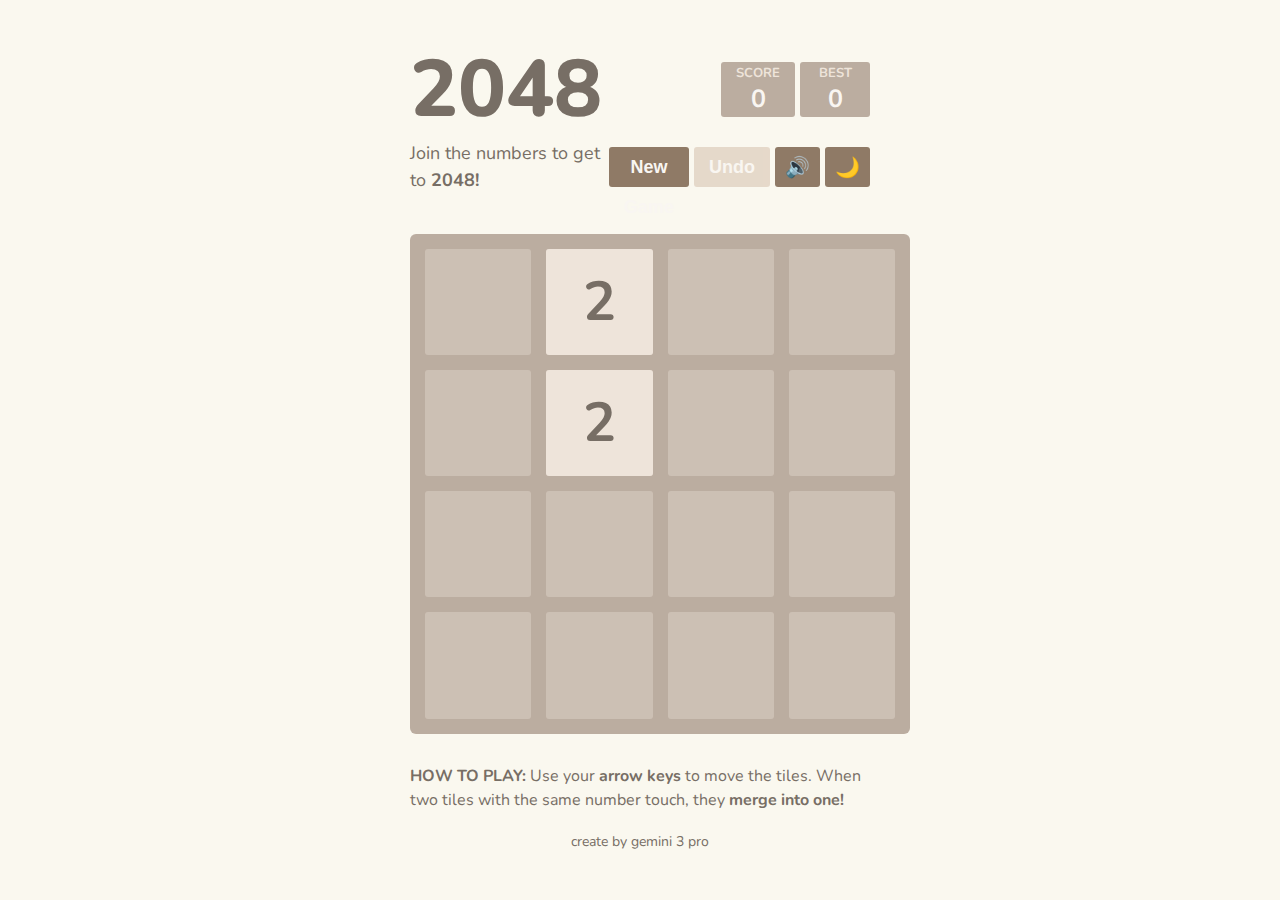
<file: index.html>
<!DOCTYPE html>
<html lang="en">

<head>
    <meta charset="UTF-8">
    <meta name="viewport" content="width=device-width, initial-scale=1.0">
    <title>2048 Game</title>
    <link rel="stylesheet" href="style.css">
    <link rel="preconnect" href="https://fonts.googleapis.com">
    <link rel="preconnect" href="https://fonts.gstatic.com" crossorigin>
    <link href="https://fonts.googleapis.com/css2?family=Nunito:wght@400;700;800&display=swap" rel="stylesheet">
</head>

<body>
    <div class="container">
        <div class="heading">
            <h1 class="title">2048</h1>
            <div class="scores-container">
                <div class="score-box">
                    <span class="score-label">SCORE</span>
                    <span id="score">0</span>
                </div>
                <div class="score-box">
                    <span class="score-label">BEST</span>
                    <span id="best-score">0</span>
                </div>
            </div>
        </div>

        <div class="above-game">
            <p class="game-intro">Join the numbers to get to <strong>2048!</strong></p>
            <div class="header-controls">
                <button id="new-game-btn">New Game</button>
                <button id="undo-btn" disabled>Undo</button>
                <button id="sound-toggle-btn" title="Toggle Sound">🔊</button>
                <button id="theme-toggle-btn" title="Toggle Dark Mode">🌙</button>
            </div>
        </div>

        <div class="game-container">
            <div class="game-message">
                <p></p>
                <div class="lower">
                    <a class="keep-playing-button">Keep going</a>
                    <a class="retry-button">Try again</a>
                </div>
            </div>

            <div class="grid-container">
                <div class="grid-cell"></div>
                <div class="grid-cell"></div>
                <div class="grid-cell"></div>
                <div class="grid-cell"></div>
                <div class="grid-cell"></div>
                <div class="grid-cell"></div>
                <div class="grid-cell"></div>
                <div class="grid-cell"></div>
                <div class="grid-cell"></div>
                <div class="grid-cell"></div>
                <div class="grid-cell"></div>
                <div class="grid-cell"></div>
                <div class="grid-cell"></div>
                <div class="grid-cell"></div>
                <div class="grid-cell"></div>
                <div class="grid-cell"></div>
            </div>

            <div class="tile-container">
                <!-- Tiles will be injected here by JS -->
            </div>
        </div>

        <div class="controls-hint">
            <p><strong>HOW TO PLAY:</strong> Use your <strong>arrow keys</strong> to move the tiles. When
                two tiles with
                the same number touch, they <strong>merge into one!</strong></p>
        </div>
        <div class="footer">
            <p>create by gemini 3 pro</p>
        </div>
    </div>

    <script src="script.js"></script>
</body>

</html>
</file>
<file: style.css>
:root {
    --bg-color: #faf8ef;
    --grid-container-color: #bbada0;
    --empty-cell-color: #cdc1b4;
    --text-color: #776e65;
    --text-light: #f9f6f2;

    /* Tile colors */
    --tile-2-bg: #eee4da;
    --tile-2-color: #776e65;
    --tile-4-bg: #ede0c8;
    --tile-4-color: #776e65;
    --tile-8-bg: #f2b179;
    --tile-8-color: #f9f6f2;
    --tile-16-bg: #f59563;
    --tile-16-color: #f9f6f2;
    --tile-32-bg: #f67c5f;
    --tile-32-color: #f9f6f2;
    --tile-64-bg: #f65e3b;
    --tile-64-color: #f9f6f2;
    --tile-128-bg: #edcf72;
    --tile-128-color: #f9f6f2;
    --tile-256-bg: #edcc61;
    --tile-256-color: #f9f6f2;
    --tile-512-bg: #edc850;
    --tile-512-color: #f9f6f2;
    --tile-1024-bg: #edc53f;
    --tile-1024-color: #f9f6f2;
    --tile-2048-bg: #edc22e;
    --tile-2048-color: #f9f6f2;
    --tile-super-bg: #3c3a32;
    --tile-super-color: #f9f6f2;

    /* Dark Mode Colors */
    --bg-color-dark: #333;
    --text-color-dark: #f9f6f2;
    --grid-container-color-dark: #bbada0;
    --empty-cell-color-dark: #cdc1b4;
}

* {
    box-sizing: border-box;
    margin: 0;
    padding: 0;
}

body {
    font-family: 'Nunito', sans-serif;
    background-color: var(--bg-color);
    color: var(--text-color);
    display: flex;
    justify-content: center;
    align-items: center;
    min-height: 100vh;
    transition: background-color 0.3s, color 0.3s;
}

body.dark-mode {
    background-color: var(--bg-color-dark);
    color: var(--text-color-dark);
}

body.dark-mode .score-box {
    background-color: #8f7a66;
}

body.dark-mode .title,
body.dark-mode .game-intro {
    color: #f9f6f2;
}

.container {
    width: 500px;
    margin: 0 auto;
    padding: 20px;
}

.heading {
    display: flex;
    justify-content: space-between;
    align-items: center;
    margin-bottom: 10px;
}

.title {
    font-size: 80px;
    font-weight: 800;
    line-height: 1;
    margin: 0;
}

.above-game {
    display: flex;
    justify-content: space-between;
    align-items: center;
    margin-bottom: 10px;
}

.game-intro {
    font-size: 18px;
    line-height: 1.5;
    margin: 0;
    color: #776e65;
}

.scores-container {
    display: flex;
    gap: 5px;
    text-align: center;
}

.score-box {
    background-color: var(--grid-container-color);
    color: var(--text-light);
    padding: 5px 15px;
    border-radius: 3px;
    min-width: 70px;
    display: flex;
    flex-direction: column;
    justify-content: center;
    height: 55px;
}

.score-label {
    font-size: 13px;
    color: #eee4da;
    text-transform: uppercase;
    font-weight: bold;
}

#score,
#best-score {
    font-size: 25px;
    font-weight: bold;
}

/* Button Styles */
.header-controls {
    display: flex;
    align-items: center;
}

.header-controls button {
    background-color: #8f7a66;
    border-radius: 3px;
    color: #f9f6f2;
    border: none;
    padding: 0 15px;
    height: 40px;
    line-height: 40px;
    font-size: 18px;
    cursor: pointer;
    margin-left: 5px;
    font-weight: bold;
    transition: background-color 0.2s;
}

.header-controls button:hover {
    background-color: #9f8b77;
}

.header-controls button:disabled {
    background-color: #dcb;
    cursor: not-allowed;
    opacity: 0.7;
}

.header-controls button#sound-toggle-btn,
.header-controls button#theme-toggle-btn {
    padding: 0 10px;
    font-size: 20px;
}

.game-container {
    position: relative;
    padding: 15px;
    cursor: default;
    background: #bbada0;
    border-radius: 6px;
    width: 500px;
    height: 500px;
    margin-top: 40px;
    box-sizing: border-box;
}

.grid-container {
    display: grid;
    grid-template-columns: repeat(4, 1fr);
    grid-template-rows: repeat(4, 1fr);
    gap: 15px;
    width: 100%;
    height: 100%;
}

.grid-cell {
    background: rgba(238, 228, 218, 0.35);
    border-radius: 3px;
    width: 100%;
    height: 100%;
}

.tile-container {
    position: absolute;
    top: 0;
    left: 0;
    right: 0;
    bottom: 0;
    margin: 15px;
    pointer-events: none;
}

.tile {
    position: absolute;
    width: 106.25px;
    height: 106.25px;
    border-radius: 3px;
    background-color: var(--tile-2-bg);
    color: var(--tile-2-color);
    font-weight: bold;
    font-size: 55px;
    display: flex;
    justify-content: center;
    align-items: center;
    transition: left 100ms ease-in-out, top 100ms ease-in-out, background-color 100ms ease-in-out;
    z-index: 10;
}

.tile-new {
    animation: appear 200ms ease;
}

.tile-merged {
    animation: pop 200ms ease;
    z-index: 20;
}

@keyframes appear {
    0% {
        opacity: 0;
        transform: scale(0);
    }

    100% {
        opacity: 1;
        transform: scale(1);
    }
}

@keyframes pop {
    0% {
        transform: scale(0.8);
    }

    50% {
        transform: scale(1.2);
    }

    100% {
        transform: scale(1);
    }
}

/* Tile specific styles */
.tile-2 {
    background-color: var(--tile-2-bg);
    color: var(--tile-2-color);
}

.tile-4 {
    background-color: var(--tile-4-bg);
    color: var(--tile-4-color);
}

.tile-8 {
    background-color: var(--tile-8-bg);
    color: var(--tile-8-color);
}

.tile-16 {
    background-color: var(--tile-16-bg);
    color: var(--tile-16-color);
}

.tile-32 {
    background-color: var(--tile-32-bg);
    color: var(--tile-32-color);
}

.tile-64 {
    background-color: var(--tile-64-bg);
    color: var(--tile-64-color);
}

.tile-128 {
    background-color: var(--tile-128-bg);
    color: var(--tile-128-color);
    font-size: 45px;
}

.tile-256 {
    background-color: var(--tile-256-bg);
    color: var(--tile-256-color);
    font-size: 45px;
}

.tile-512 {
    background-color: var(--tile-512-bg);
    color: var(--tile-512-color);
    font-size: 45px;
}

.tile-1024 {
    background-color: var(--tile-1024-bg);
    color: var(--tile-1024-color);
    font-size: 35px;
}

.tile-2048 {
    background-color: var(--tile-2048-bg);
    color: var(--tile-2048-color);
    font-size: 35px;
    box-shadow: 0 0 30px 10px rgba(243, 215, 116, 0.47619), inset 0 0 0 1px rgba(255, 255, 255, 0.14286);
}

.tile-super {
    background-color: var(--tile-super-bg);
    color: var(--tile-super-color);
    font-size: 30px;
}

.game-message {
    display: none;
    position: absolute;
    top: 0;
    right: 0;
    bottom: 0;
    left: 0;
    background: rgba(238, 228, 218, 0.73);
    z-index: 100;
    flex-direction: column;
    align-items: center;
    justify-content: center;
    text-align: center;
    animation: fade-in 800ms ease 1200ms;
    animation-fill-mode: both;
}

.game-message.game-won {
    background: rgba(237, 194, 46, 0.5);
    color: #f9f6f2;
}

.game-message.game-over {
    background: rgba(238, 228, 218, 0.73);
    color: #776e65;
}

.game-message p {
    font-size: 60px;
    font-weight: bold;
}

.game-message .lower {
    display: block;
    margin-top: 29px;
}

.game-message a {
    display: inline-block;
    background: #8f7a66;
    border-radius: 3px;
    padding: 0 20px;
    text-decoration: none;
    color: #f9f6f2;
    height: 40px;
    line-height: 42px;
    cursor: pointer;
    margin-left: 9px;
}

.game-message a.keep-playing-button {
    display: none;
}

.controls-hint {
    margin-top: 30px;
    font-size: 16px;
    line-height: 1.5;
}

@media screen and (max-width: 520px) {
    .container {
        width: 100%;
        padding: 10px;
    }

    .heading {
        margin-bottom: 10px;
    }

    .title {
        font-size: 40px;
    }

    .game-intro {
        font-size: 14px;
    }

    .game-container {
        width: 100%;
        height: auto;
        aspect-ratio: 1 / 1;
        padding: 10px;
    }

    .grid-container {
        gap: 10px;
    }

    .tile-container {
        margin: 10px;
    }

    .tile {
        width: calc((100% - 30px) / 4);
        height: calc((100% - 30px) / 4);
        font-size: 35px;
    }
}
.footer {
    margin-top: 20px;
    text-align: center;
    font-size: 14px;
    color: #776e65;
}
</file>
